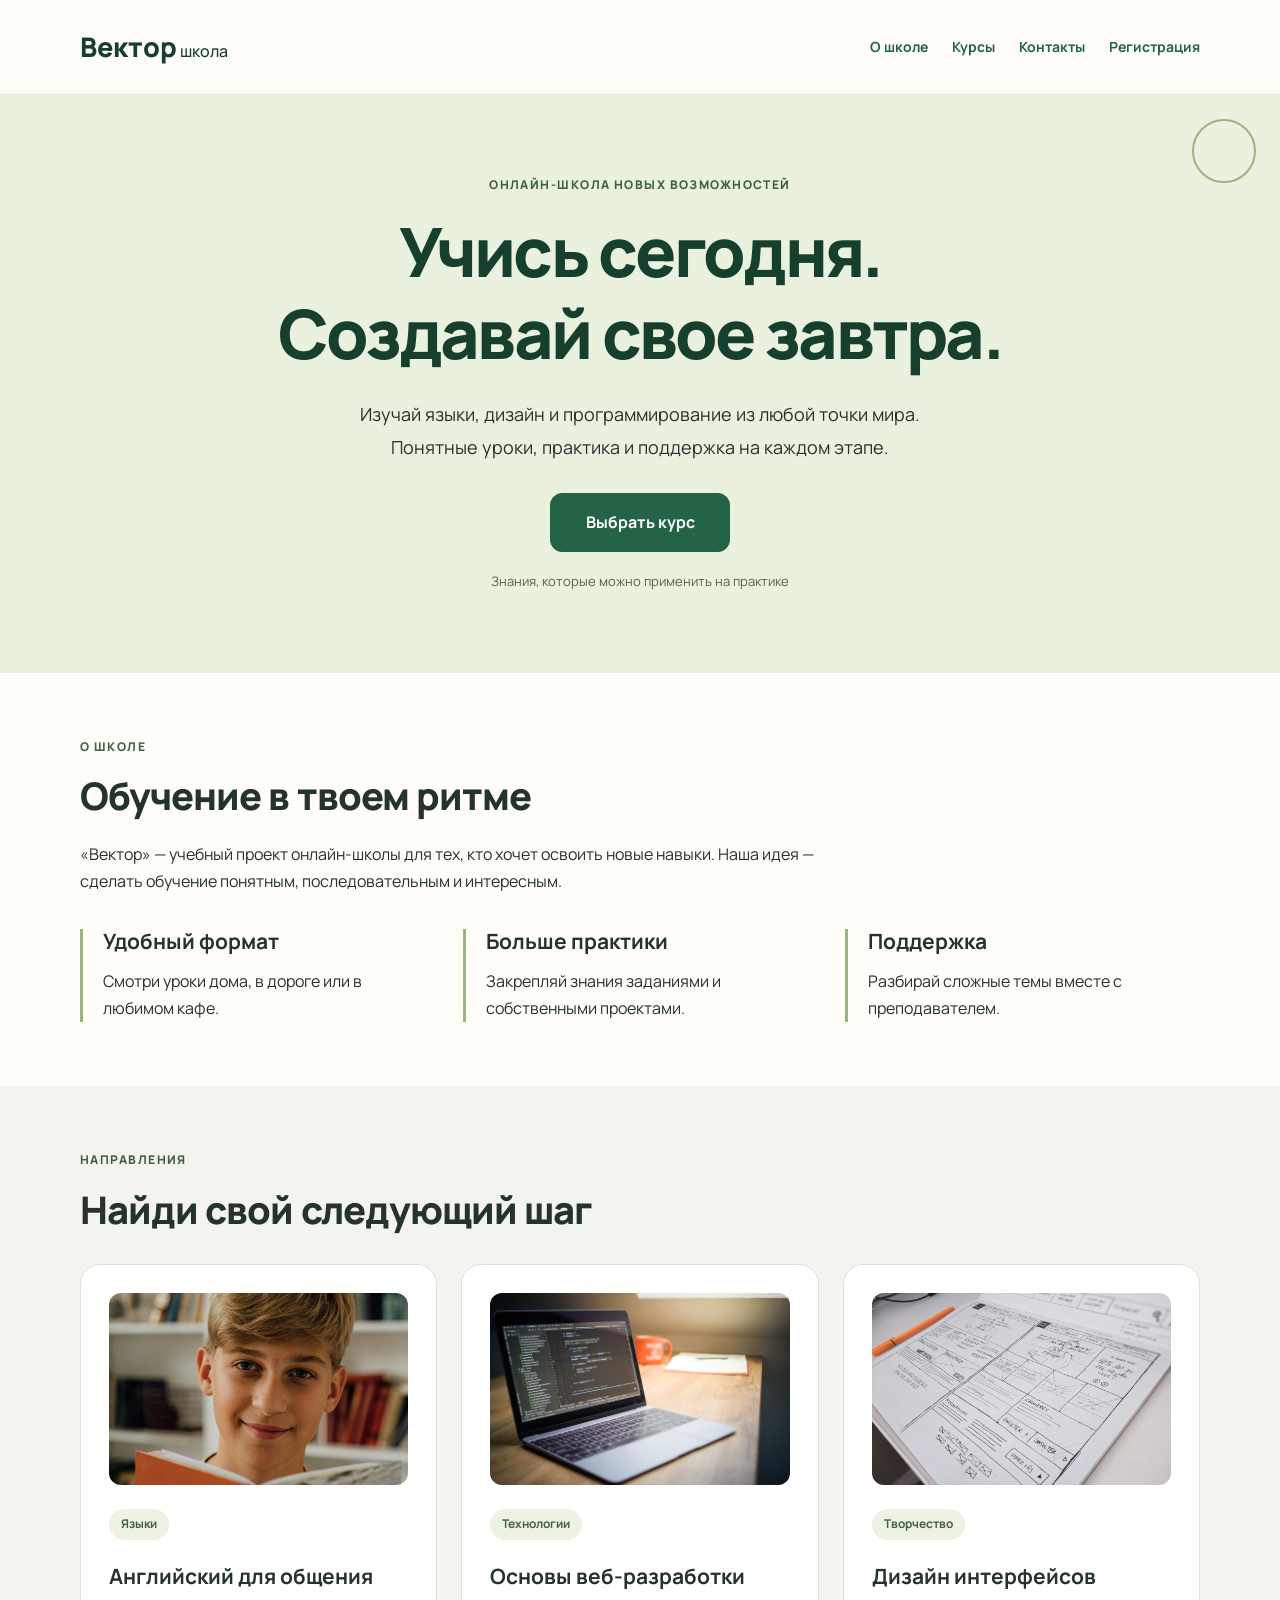
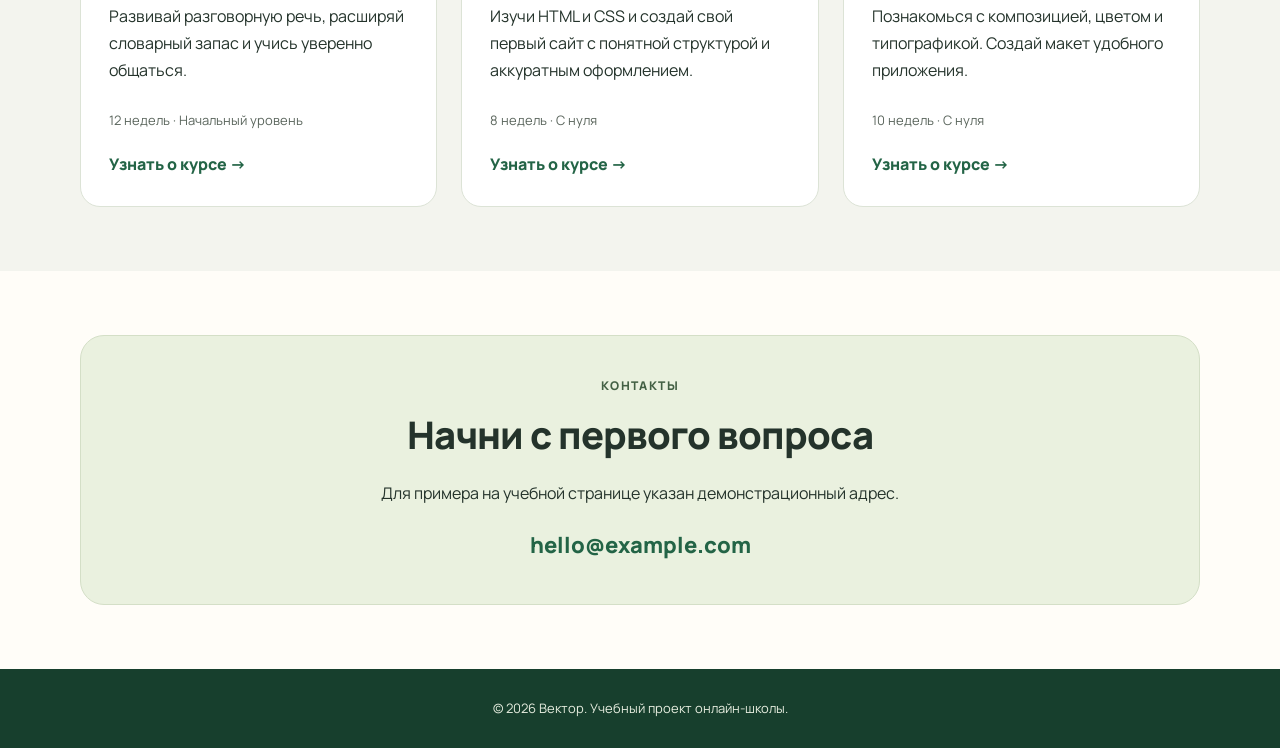
<file: index.html>
<!doctype html>
<html lang="ru">
  <head>
    <meta charset="utf-8">
    <meta name="viewport" content="width=device-width, initial-scale=1">
    <meta
      name="description"
      content="Вектор — учебный сайт онлайн-школы иностранных языков, дизайна и программирования."
    >
    <title>Вектор — онлайн-школа</title>
    <link rel="stylesheet" href="CSS/normalize.css">
    <link rel="stylesheet" href="CSS/style.css">
  </head>

  <body>
    <header class="site-header">
      <div class="container header-content">
        <a class="logo" href="#home">Вектор<span> школа</span></a>

        <nav aria-label="Основная навигация">
          <ul class="navigation">
            <li><a href="#about">О школе</a></li>
            <li><a href="#courses">Курсы</a></li>
            <li><a href="#contacts">Контакты</a></li>
            <li><a href="form.html">Регистрация</a></li>
          </ul>
        </nav>
      </div>
    </header>

    <main>
      <section class="hero" id="home">
        <div class="container">
          <p class="eyebrow">Онлайн-школа новых возможностей</p>
          <h1>Учись сегодня.<br>Создавай свое завтра.</h1>
          <p class="hero-description">
            Изучай языки, дизайн и программирование из любой точки мира.
            Понятные уроки, практика и поддержка на каждом этапе.
          </p>
          <a class="button" href="#courses">Выбрать курс</a>
          <p class="hero-note">Знания, которые можно применить на практике</p>
        </div>
      </section>

      <section class="section" id="about">
        <div class="container">
          <p class="eyebrow">О школе</p>
          <h2>Обучение в твоем ритме</h2>
          <p class="section-description">
            «Вектор» — учебный проект онлайн-школы для тех, кто хочет
            освоить новые навыки. Наша идея — сделать обучение понятным,
            последовательным и интересным.
          </p>

          <div class="advantages">
            <article class="advantage">
              <h3>Удобный формат</h3>
              <p>Смотри уроки дома, в дороге или в любимом кафе.</p>
            </article>

            <article class="advantage">
              <h3>Больше практики</h3>
              <p>Закрепляй знания заданиями и собственными проектами.</p>
            </article>

            <article class="advantage">
              <h3>Поддержка</h3>
              <p>Разбирай сложные темы вместе с преподавателем.</p>
            </article>
          </div>
        </div>
      </section>

      <section class="section courses-section" id="courses">
        <div class="container">
          <p class="eyebrow">Направления</p>
          <h2>Найди свой следующий шаг</h2>

          <div class="course-grid">
            <article class="course-card">
              <img
                  class="course-image"
                    src="images/pexels-shkrabaanthony-5306424.jpg"
                   alt="Учебные материалы для изучения английского языка"
                       loading="lazy"
>
              <span class="tag">Языки</span>
              <h3>Английский для общения</h3>
              <p>
                Развивай разговорную речь, расширяй словарный запас
                и учись уверенно общаться.
              </p>
              <p class="course-duration">12 недель · Начальный уровень</p>
              <a class="course-link" href="#contacts">Узнать о курсе →</a>
            </article>

            <article class="course-card">
              <img
  class="course-image"
  src="images/pexels-dkomov-34804003.jpg"
  alt="Ноутбук с открытым редактором кода"
   width="800"
  height="533"
  loading="lazy"
>
              <span class="tag">Технологии</span>
              <h3>Основы веб-разработки</h3>
              <p>
                Изучи HTML и CSS и создай свой первый сайт
                с понятной структурой и аккуратным оформлением.
              </p>
              <p class="course-duration">8 недель · С нуля</p>
              <a class="course-link" href="#contacts">Узнать о курсе →</a>
            </article>

            <article class="course-card">
              <img
  class="course-image"
  src="images/compagnons-4UGmm3WRUoQ-unsplash.jpg"
  alt="Разработка макета интерфейса на компьютере"
   width="800"
  height="533"
  loading="lazy"
>
              <span class="tag">Творчество</span>
              <h3>Дизайн интерфейсов</h3>
              <p>
                Познакомься с композицией, цветом и типографикой.
                Создай макет удобного приложения.
              </p>
              <p class="course-duration">10 недель · С нуля</p>
              <a class="course-link" href="#contacts">Узнать о курсе →</a>
            </article>
          </div>
        </div>
      </section>

      <section class="section" id="contacts">
        <div class="container contact-panel">
          <p class="eyebrow">Контакты</p>
          <h2>Начни с первого вопроса</h2>
          <p>Для примера на учебной странице указан демонстрационный адрес.</p>
          <a class="contact-link" href="mailto:hello@example.com">
            hello@example.com
          </a>
        </div>
      </section>
    </main>

    <footer class="site-footer">
      <div class="container">
        <p>© 2026 Вектор. Учебный проект онлайн-школы.</p>
      </div>
    </footer>
  </body>
</html>
</file>
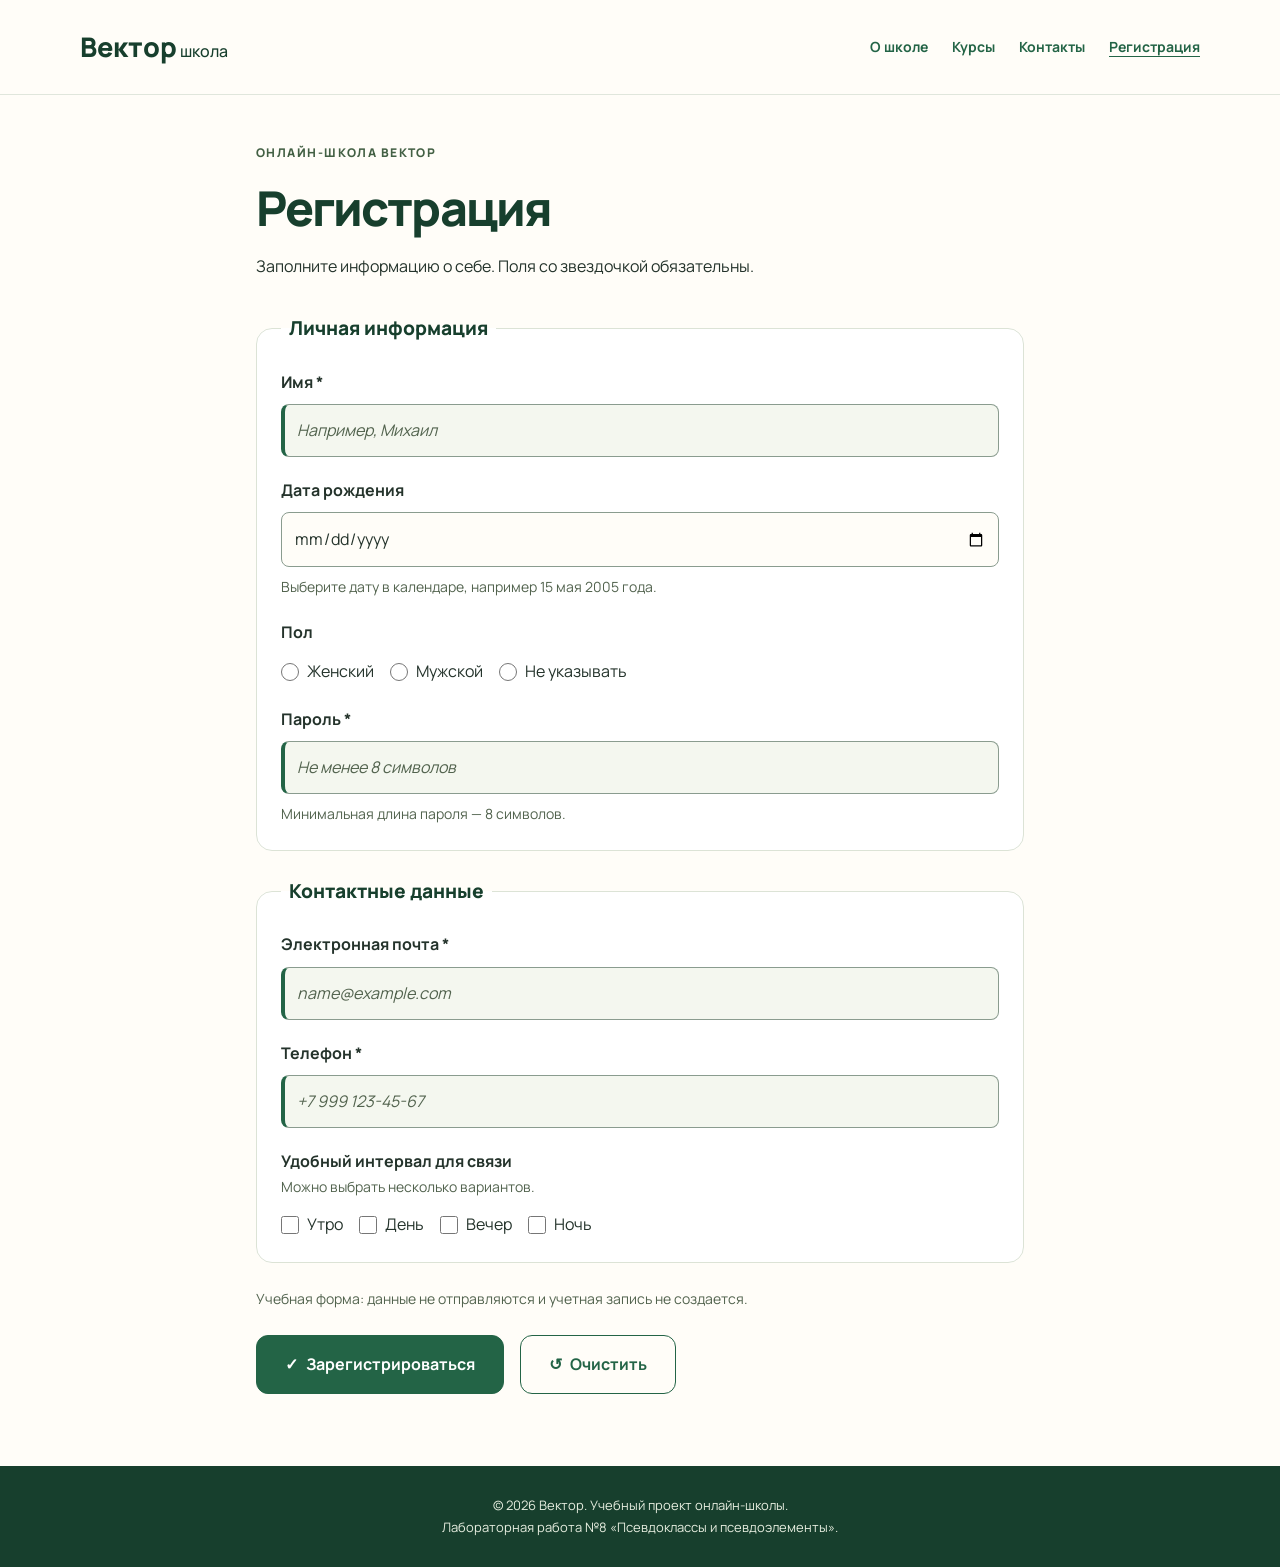
<file: form.html>
<!doctype html>
<html lang="ru">
  <head>
    <meta charset="utf-8">
    <meta name="viewport" content="width=device-width, initial-scale=1">
    <meta
      name="description"
      content="Форма регистрации пользователя онлайн-школы Вектор."
    >
    <title>Регистрация — Вектор</title>
    <link rel="stylesheet" href="CSS/normalize.css">
    <link rel="stylesheet" href="CSS/style.css">
  </head>

  <body class="registration-page">
    <header class="site-header">
      <div class="container header-content">
        <a class="logo" href="index.html">Вектор<span> школа</span></a>

        <nav aria-label="Основная навигация">
          <ul class="navigation">
            <li><a href="index.html#about">О школе</a></li>
            <li><a href="index.html#courses">Курсы</a></li>
            <li><a href="index.html#contacts">Контакты</a></li>
            <li>
              <a href="form.html" aria-current="page">Регистрация</a>
            </li>
          </ul>
        </nav>
      </div>
    </header>

    <main class="registration-main">
      <div class="container registration-container">
        <p class="eyebrow">Онлайн-школа Вектор</p>
        <h1 class="registration-title">Регистрация</h1>
        <p class="registration-intro">
          Заполните информацию о себе.
          Поля со звездочкой обязательны.
        </p>

        <form class="registration-form" id="registration-form" method="post">
          <fieldset class="form-group">
            <legend>Личная информация</legend>

            <div class="form-field">
              <label for="user-name">Имя *</label>
              <input
                id="user-name"
                name="user_name"
                type="text"
                placeholder="Например, Михаил"
                autocomplete="given-name"
                required
              >
            </div>

            <div class="form-field">
              <label for="birth-date">Дата рождения</label>
              <input
                id="birth-date"
                name="birth_date"
                type="date"
                autocomplete="bday"
                aria-describedby="birth-hint"
              >
              <small id="birth-hint">
                Выберите дату в календаре, например 15 мая 2005 года.
              </small>
            </div>

            <fieldset class="choice-group">
              <legend>Пол</legend>
              <div class="checkbox-list">
                <label class="checkbox-option" for="gender-female">
                  <input id="gender-female" name="gender" type="radio" value="female">
                  <span>Женский</span>
                </label>
                <label class="checkbox-option" for="gender-male">
                  <input id="gender-male" name="gender" type="radio" value="male">
                  <span>Мужской</span>
                </label>
                <label class="checkbox-option" for="gender-unspecified">
                  <input id="gender-unspecified" name="gender" type="radio" value="not-specified">
                  <span>Не указывать</span>
                </label>
              </div>
            </fieldset>

            <div class="form-field">
              <label for="password">Пароль *</label>
              <input
                id="password"
                name="password"
                type="password"
                placeholder="Не менее 8 символов"
                autocomplete="new-password"
                minlength="8"
                aria-describedby="password-hint"
                required
              >
              <small id="password-hint">
                Минимальная длина пароля — 8 символов.
              </small>
            </div>
          </fieldset>

          <fieldset class="form-group">
            <legend>Контактные данные</legend>

            <div class="form-field">
              <label for="email">Электронная почта *</label>
              <input
                id="email"
                name="email"
                type="email"
                placeholder="name@example.com"
                autocomplete="email"
                required
              >
            </div>

            <div class="form-field">
              <label for="phone">Телефон *</label>
              <input
                id="phone"
                name="phone"
                type="tel"
                placeholder="+7 999 123-45-67"
                autocomplete="tel"
                required
              >
            </div>

            <div class="contact-times" role="group" aria-labelledby="time-label">
              <p id="time-label">Удобный интервал для связи</p>
              <p class="field-hint">Можно выбрать несколько вариантов.</p>

              <div class="checkbox-list">
                <label class="checkbox-option" for="time-morning">
                  <input
                    id="time-morning"
                    name="contact_time"
                    type="checkbox"
                    value="morning"
                  >
                  <span>Утро</span>
                </label>

                <label class="checkbox-option" for="time-day">
                  <input
                    id="time-day"
                    name="contact_time"
                    type="checkbox"
                    value="day"
                  >
                  <span>День</span>
                </label>

                <label class="checkbox-option" for="time-evening">
                  <input
                    id="time-evening"
                    name="contact_time"
                    type="checkbox"
                    value="evening"
                  >
                  <span>Вечер</span>
                </label>

                <label class="checkbox-option" for="time-night">
                  <input
                    id="time-night"
                    name="contact_time"
                    type="checkbox"
                    value="night"
                  >
                  <span>Ночь</span>
                </label>
              </div>
            </div>
          </fieldset>

          <p class="form-note">
            Учебная форма: данные не отправляются и учетная запись не создается.
          </p>

          <div class="form-actions">
            <button class="button form-submit" type="submit">
              <span aria-hidden="true">✓</span>
              Зарегистрироваться
            </button>

            <button class="button button-secondary" type="reset">
              <span aria-hidden="true">↺</span>
              Очистить
            </button>
          </div>

          <p class="form-status" id="form-status" role="status"></p>
        </form>

      </div>
    </main>

    <footer class="site-footer">
      <div class="container">
        <p>© 2026 Вектор. Учебный проект онлайн-школы.</p>
        <p>Лабораторная работа №8 «Псевдоклассы и псевдоэлементы».</p>
      </div>
    </footer>

    <script>
      const registrationForm = document.querySelector("#registration-form");
      const formStatus = document.querySelector("#form-status");

      registrationForm.addEventListener("submit", (event) => {
        event.preventDefault();
        formStatus.textContent =
          "Форма заполнена корректно. Это учебная демонстрация, данные не отправлены.";
      });

      registrationForm.addEventListener("reset", () => {
        formStatus.textContent = "";
      });
    </script>
  </body>
</html>
</file>
<file: CSS/style.css>
@import url("https://fonts.googleapis.com/css2?family=Manrope:wght@400;500;600;700;800&display=swap");

*,
*::before,
*::after {
  box-sizing: border-box;
}

html {
  scroll-behavior: smooth;
}

body {
  margin: 0;
  font-family: "Manrope", sans-serif;
  font-size: 16px;
  font-weight: 400;
  line-height: 1.7;
  color: #24332b;
  background-color: #fffdf8;
}

h1,
h2,
h3,
p {
  margin: 0;
}

h1,
h2,
h3 {
  line-height: 1.2;
}

a {
  color: #236446;
  text-decoration: none;
}

a:hover {
  color: #143d2a;
}

a:focus-visible {
  outline: 3px solid #9c5919;
  outline-offset: 5px;
}

.container {
  width: min(1120px, 90%);
  margin: 0 auto;
}

/* Шапка и навигация. */
.site-header {
  padding: 24px 0;
  background-color: #fffdf8;
  border-bottom: 1px solid #e0e6dc;
}

.header-content {
  display: flex;
  align-items: center;
  justify-content: space-between;
  gap: 24px;
}

.logo {
  font-size: 27px;
  font-weight: 800;
  color: #173f2d;
}

.logo span {
  font-size: 16px;
  font-weight: 500;
}

.navigation {
  display: flex;
  flex-wrap: wrap;
  gap: 24px;
  margin: 0;
  padding: 0;
  list-style: none;
}

.navigation a {
  font-size: 14px;
  font-weight: 700;
}

/* Первый экран. */
.hero {
  padding: 80px 0;
  text-align: center;
  background-color: #eaf1df;
}

.eyebrow {
  margin-bottom: 16px;
  font-size: 12px;
  font-weight: 800;
  letter-spacing: 0.12em;
  text-transform: uppercase;
  color: #436044;
}

h1 {
  font-size: clamp(36px, 6vw, 68px);
  font-weight: 800;
  letter-spacing: -0.04em;
  color: #173f2d;
}

.hero-description {
  max-width: 650px;
  margin: 24px auto 30px;
  font-size: 18px;
  line-height: 1.8;
}

.button {
  display: inline-block;
  padding: 15px 28px;
  font-weight: 700;
  color: #ffffff;
  background-color: #236446;
  border: 1px solid #236446;
  border-radius: 12px;
}

.button:hover {
  color: #ffffff;
  background-color: #173f2d;
  border-color: #173f2d;
}

.hero-note {
  margin-top: 18px;
  font-size: 13px;
  color: #52634e;
}

/* О школе. */
.section {
  padding: 64px 0;
}

h2 {
  margin-bottom: 22px;
  font-size: clamp(28px, 4vw, 38px);
  font-weight: 800;
  letter-spacing: -0.025em;
}

.section-description {
  max-width: 760px;
}

.advantages {
  display: grid;
  grid-template-columns: repeat(3, 1fr);
  gap: 28px;
  margin-top: 34px;
}

.advantage {
  padding-left: 20px;
  border-left: 3px solid #9bb580;
}

h3 {
  margin-bottom: 14px;
  font-size: 21px;
  font-weight: 700;
}

/* Карточки курсов. */
.courses-section {
  background-color: #f3f4ee;
}

.course-grid {
  display: grid;
  grid-template-columns: repeat(3, 1fr);
  gap: 24px;
  margin-top: 32px;
}

.course-card {
  display: flex;
  flex-direction: column;
  align-items: flex-start;
  padding: 28px;
  background-color: #ffffff;
  border: 1px solid #dce3d6;
  border-radius: 20px;
}

.tag {
  display: inline-block;
  margin-bottom: 24px;
  padding: 5px 12px;
  font-size: 12px;
  font-weight: 700;
  color: #436044;
  background-color: #edf2e5;
  border-radius: 20px;
}

.course-duration {
  margin: 24px 0 20px;
  font-size: 13px;
  color: #5b665d;
}

.course-link {
  margin-top: auto;
  font-weight: 800;
}

/* Контакты и подвал. */
.contact-panel {
  padding: 40px;
  text-align: center;
  background-color: #eaf1df;
  border: 1px solid #d4dfc7;
  border-radius: 24px;
}

.contact-link {
  display: inline-block;
  margin-top: 20px;
  font-size: 22px;
  font-weight: 800;
}

.site-footer {
  padding: 28px 0;
  font-size: 13px;
  text-align: center;
  color: #e6eddf;
  background-color: #173f2d;
}

/* Адаптация для узких экранов. */
@media (max-width: 760px) {
  .header-content {
    flex-direction: column;
  }

  .navigation {
    justify-content: center;
    gap: 18px;
  }

  .hero {
    padding: 56px 0;
  }

  .advantages,
  .course-grid {
    grid-template-columns: 1fr;
  }

  .section {
    padding: 44px 0;
  }

  .contact-panel {
    padding: 28px 20px;
  }
}

@media (prefers-reduced-motion: reduce) {
  html {
    scroll-behavior: auto;
  }
}

/* Лабораторная работа 4 */

.hero {
  position: relative;
  min-height: 480px;
}

.hero::after {
  content: "";
  position: absolute;
  top: 24px;
  right: 24px;
  width: 64px;
  height: 64px;
  border: 2px solid #9bb580;
  border-radius: 50%;
  pointer-events: none;
}

.hero .container {
  position: relative;
  z-index: 1;
}

.button {
  min-width: 180px;
}

.course-card {
  min-height: 340px;
}

.course-card > p:not(.course-duration) {
  max-height: 160px;
  overflow: auto;
}

/* Лабораторная работа №6 */

.course-image {
  display: block;
  width: 100%;
  height: 12rem;
  flex-shrink: 0;
  margin-bottom: 1.5rem;
  border-radius: 0.75rem;
  object-fit: cover;
  object-position: center;
}

/* Лабораторная работа №7: ссылки и формы. */
/*подвал*/

.registration-page {
  display: flex;
  flex-direction: column;
  min-height: 100vh;
}
/* п */
.registration-main {
  flex: 1;
  padding: 3rem 0;
}

.registration-container {
  max-width: 48rem;
}

.registration-title {
  margin-bottom: 1rem;
  font-size: clamp(2rem, 5vw, 3rem);
}

.registration-intro {
  margin-bottom: 2rem;
}

.registration-form {
  display: flex;
  flex-direction: column;
  gap: 1.5rem;
}

.form-group {
  display: flex;
  flex-direction: column;
  gap: 1.25rem;
  min-width: 0;
  margin: 0;
  padding: 1.5rem;
  background-color: white;
  border: 1px solid #dce3d6;
  border-radius: 1rem;
}

.form-group legend {
  padding: 0 0.5rem;
  font-size: 1.2rem;
  font-weight: 800;
  color: #173f2d;
}

.form-field {
  display: flex;
  flex-direction: column;
  gap: 0.5rem;
}

.form-field label,
.contact-times > p:first-child {
  font-weight: 700;
}

.form-field input,
.form-field select {
  width: 100%;
  min-width: 0;
  min-height: 3rem;
  padding: 0.75rem;
  font: inherit;
  color: #24332b;
  background-color: #fffdf8;
  border: 1px solid #8a9c8f;
  border-radius: 0.5rem;
}

.form-field input::placeholder {
  color: #66736a;
  opacity: 1;
}

.form-field input:focus,
.form-field select:focus {
  outline: 2px solid #236446;
  outline-offset: 2px;
}

.form-field small,
.field-hint,
.form-note {
  font-size: 0.875rem;
  color: #52634e;
}

.checkbox-list {
  display: flex;
  flex-wrap: wrap;
  gap: 1rem;
  margin-top: 0.75rem;
}

.checkbox-option {
  display: inline-flex;
  align-items: center;
  gap: 0.5rem;
  cursor: pointer;
}

.checkbox-option input {
  width: 1.125rem;
  height: 1.125rem;
  accent-color: #236446;
}

.checkbox-option input:focus-visible {
  outline: 2px solid #236446;
  outline-offset: 3px;
}

.form-actions {
  display: flex;
  flex-wrap: wrap;
  gap: 1rem;
}

.form-actions .button {
  display: inline-flex;
  align-items: center;
  justify-content: center;
  gap: 0.5rem;
  min-width: 0;
  font: inherit;
  font-weight: 700;
  cursor: pointer;
}

.button-secondary {
  color: #236446;
  background-color: transparent;
}

.button-secondary:hover {
  color: white;
  background-color: #236446;
}

.form-actions button:focus-visible {
  outline: 3px solid #9c5919;
  outline-offset: 3px;
}

.form-status {
  color: #173f2d;
  font-weight: 700;
}

.navigation a[aria-current="page"] {
  text-decoration: underline;
  text-underline-offset: 0.3em;
}

.navigation a:active {
  color: #9c5919;
}

@media (max-width: 480px) {
  .form-group {
    padding: 1rem;
  }

  .form-actions {
    flex-direction: column;
  }

  .form-actions .button {
    width: 100%;
  }
}

/* Лабораторная работа №8: псевдоклассы и псевдоэлементы. */
::selection {
  color: #ffffff;
  background-color: #236446;
}

a:hover {
  color: #143d2a;
  text-decoration: underline;
  text-underline-offset: 3px;
}

a:active {
  color: #8a4316;
}

a:focus,
button:focus {
  outline: 3px solid #9c5919;
  outline-offset: 4px;
}

.button:hover {
  color: #ffffff;
  background-color: #173f2d;
  text-decoration: none;
}

.button:active {
  color: #ffffff;
  background-color: #102e20;
  border-color: #102e20;
  transform: translateY(1px);
}

.form-field input::placeholder {
  color: #52634e;
  font-style: italic;
  opacity: 1;
}

.form-field input:required {
  border-left: 4px solid #236446;
  background-color: #f4f7ef;
}

.choice-group {
  min-width: 0;
  margin: 0;
  padding: 0;
  border: 0;
}

.choice-group legend {
  padding: 0;
  font-size: 16px;
  font-weight: 700;
  color: #24332b;
}

.checkbox-option input:checked + span {
  color: #173f2d;
  font-weight: 800;
  text-decoration: line-through;
  text-decoration-thickness: 2px;
}

.checkbox-option input:focus {
  outline: 2px solid #236446;
  outline-offset: 3px;
}
</file>
